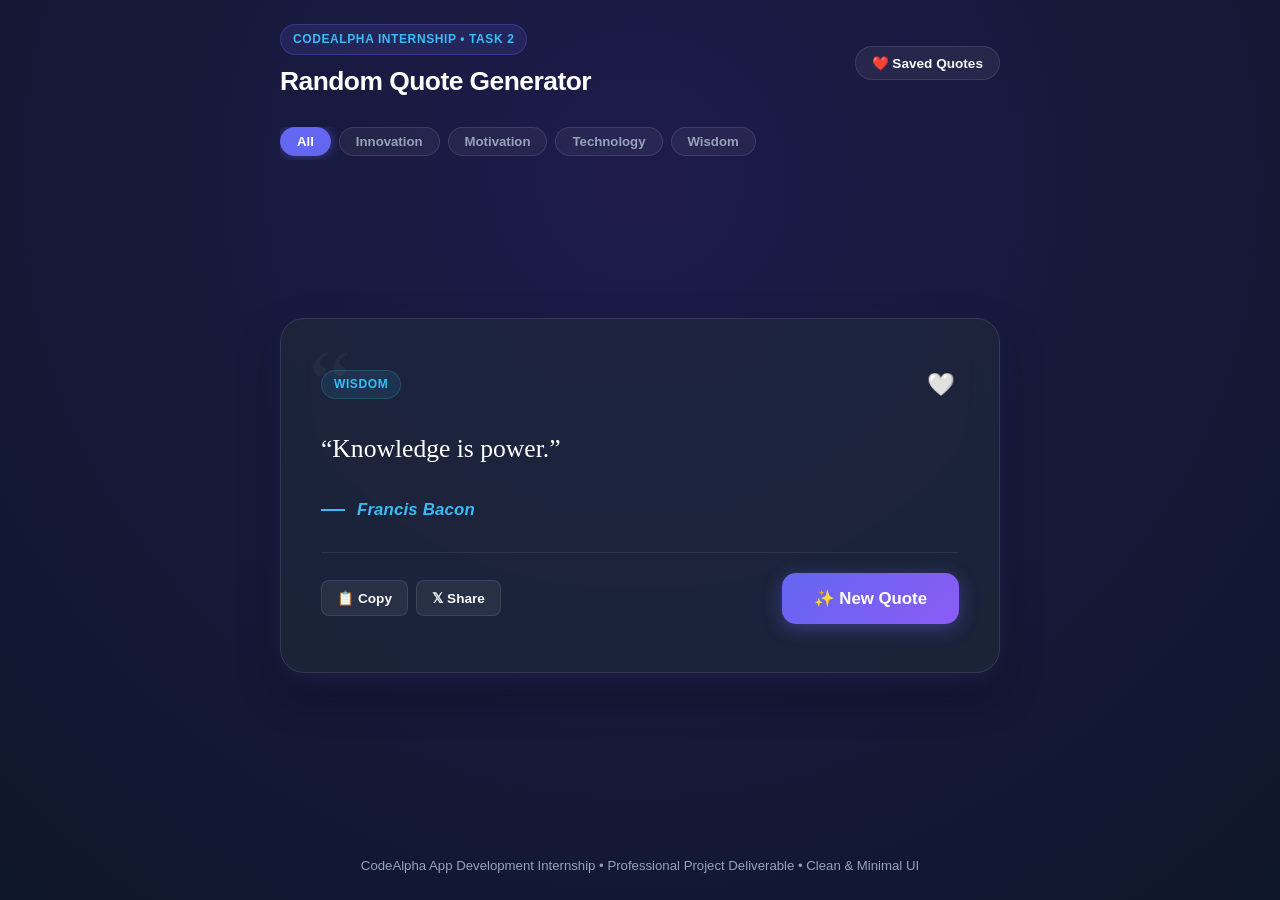
<file: index.html>
<!DOCTYPE html>
<html lang="en">
<head>
  <meta charset="UTF-8">
  <meta name="viewport" content="width=device-width, initial-scale=1.0">
  <title>Random Quote Generator — CodeAlpha Internship</title>
  <link rel="stylesheet" href="css/style.css">
  <link rel="icon" href="data:image/svg+xml,<svg xmlns=%22http://www.w3.org/2000/svg%22 viewBox=%220 0 100 100%22><text y=%22.9em%22 font-size=%2290%22>💬</text></svg>">
</head>
<body>

  <!-- App Header -->
  <header class="app-header">
    <div>
      <span class="brand-badge">CodeAlpha Internship • Task 2</span>
      <h1 class="brand-title">Random Quote Generator</h1>
    </div>
    <div>
      <button id="btnOpenFavorites" class="btn-favorites-drawer" title="View Bookmarked Quotes">
        <span>❤️ Saved Quotes</span>
      </button>
    </div>
  </header>

  <!-- Category Pills Filter Bar -->
  <nav class="category-filter-bar" id="categoryFilters" aria-label="Quote categories"></nav>

  <!-- Main Container -->
  <main class="app-container">

    <!-- Quote Card -->
    <article class="quote-card" id="quoteCard">
      <div class="quote-decor-mark" aria-hidden="true">“</div>

      <!-- Card Top: Category and Favorite Toggle -->
      <div class="quote-header-info">
        <span id="quoteCategory" class="quote-category-tag">General</span>
        <button id="btnFavToggle" class="btn-fav-toggle" aria-label="Save quote to favorites" title="Save to favorites">
          🤍
        </button>
      </div>

      <!-- Quote Body -->
      <blockquote class="quote-content" id="quoteText">
        Loading inspirational quote...
      </blockquote>

      <!-- Author Attribution -->
      <div class="quote-author-wrapper">
        <div class="author-dash" aria-hidden="true"></div>
        <cite id="quoteAuthor" class="quote-author">Author Name</cite>
      </div>

      <!-- Actions Row -->
      <div class="quote-actions-row">
        <div class="utility-buttons">
          <button id="btnCopy" class="btn-icon" title="Copy quote to clipboard" aria-label="Copy quote">
            <span>📋 Copy</span>
          </button>
          <button id="btnTweet" class="btn-icon" title="Share quote on X / Twitter" aria-label="Share on Twitter">
            <span>𝕏 Share</span>
          </button>
        </div>

        <button id="btnNewQuote" class="btn-new-quote" aria-label="Fetch next random quote">
          <span>✨ New Quote</span>
        </button>
      </div>
    </article>

  </main>

  <!-- Favorites Modal -->
  <div id="favoritesModal" class="modal-backdrop" role="dialog" aria-modal="true" aria-labelledby="favModalTitle">
    <div class="modal-dialog">
      <div class="modal-header">
        <h2 id="favModalTitle" class="modal-title">Saved Quotes</h2>
        <button id="btnCloseFavorites" class="modal-close-btn" aria-label="Close modal">&times;</button>
      </div>
      <div class="modal-body" id="favoritesList">
        <!-- Rendered dynamically -->
      </div>
    </div>
  </div>

  <!-- Toast Notification Container -->
  <div id="toastContainer" class="toast-container" aria-live="polite"></div>

  <!-- Footer -->
  <footer class="app-footer">
    <p>CodeAlpha App Development Internship &bull; Professional Project Deliverable &bull; Clean & Minimal UI</p>
  </footer>

  <script type="module" src="js/app.js"></script>
</body>
</html>
</file>
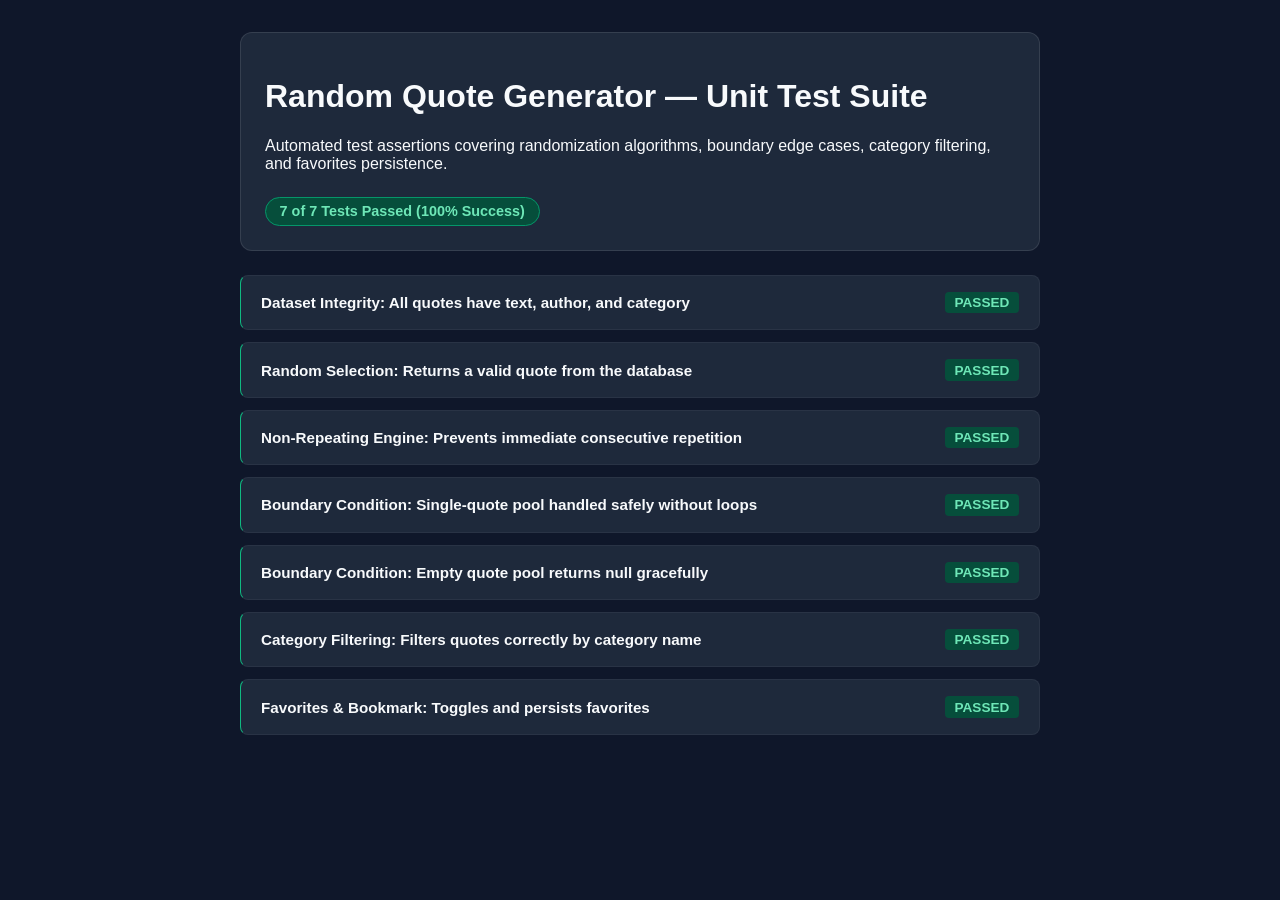
<file: tests/test-runner.html>
<!DOCTYPE html>
<html lang="en">
<head>
  <meta charset="UTF-8">
  <meta name="viewport" content="width=device-width, initial-scale=1.0">
  <title>Automated Test Suite — Random Quote Generator</title>
  <style>
    body {
      font-family: -apple-system, BlinkMacSystemFont, "Segoe UI", Roboto, sans-serif;
      max-width: 800px;
      margin: 2rem auto;
      padding: 0 1rem;
      background: #0f172a;
      color: #f8fafc;
    }
    .header {
      background: #1e293b;
      padding: 1.5rem;
      border-radius: 12px;
      border: 1px solid rgba(255,255,255,0.1);
      margin-bottom: 1.5rem;
    }
    .summary-badge {
      display: inline-block;
      padding: 0.35rem 0.85rem;
      border-radius: 9999px;
      font-weight: 700;
      font-size: 0.9rem;
      margin-top: 0.5rem;
    }
    .badge-success { background: #064e3b; color: #6ee7b7; border: 1px solid #059669; }
    .badge-fail { background: #7f1d1d; color: #fca5a5; border: 1px solid #dc2626; }
    .test-list {
      display: flex;
      flex-direction: column;
      gap: 0.75rem;
    }
    .test-item {
      background: #1e293b;
      padding: 1rem 1.25rem;
      border-radius: 8px;
      border-left: 5px solid #475569;
      display: flex;
      justify-content: space-between;
      align-items: center;
      border: 1px solid rgba(255,255,255,0.05);
    }
    .test-item.pass { border-left-color: #10b981; }
    .test-item.fail { border-left-color: #ef4444; background: #2d1515; }
    .test-title { font-weight: 600; font-size: 0.95rem; }
    .test-status { font-weight: 700; font-size: 0.85rem; padding: 0.2rem 0.6rem; border-radius: 4px; }
    .test-status.pass { background: #064e3b; color: #6ee7b7; }
    .test-status.fail { background: #7f1d1d; color: #fca5a5; }
    .test-error { font-size: 0.8rem; color: #fca5a5; margin-top: 0.25rem; }
  </style>
</head>
<body>

  <div class="header">
    <h1>Random Quote Generator — Unit Test Suite</h1>
    <p>Automated test assertions covering randomization algorithms, boundary edge cases, category filtering, and favorites persistence.</p>
    <div id="testSummary" class="summary-badge">Running tests...</div>
  </div>

  <div id="testContainer" class="test-list"></div>

  <script type="module">
    import { QUOTES_DATABASE } from '../js/quotes-data.js';
    import { QuoteEngine } from '../js/quote-engine.js';

    const testResults = [];
    const container = document.getElementById('testContainer');
    const summary = document.getElementById('testSummary');

    function assert(condition, message) {
      if (!condition) {
        throw new Error(message || 'Assertion failed');
      }
    }

    function runTest(name, testFn) {
      try {
        testFn();
        testResults.push({ name, passed: true });
      } catch (err) {
        testResults.push({ name, passed: false, error: err.message });
      }
    }

    // --- TEST EXECUTION ---

    runTest('Dataset Integrity: All quotes have text, author, and category', () => {
      assert(QUOTES_DATABASE.length >= 10, 'Database should contain a healthy collection of quotes');
      QUOTES_DATABASE.forEach((q, idx) => {
        assert(q.id, `Quote at index ${idx} must have an ID`);
        assert(q.text && q.text.trim().length > 0, `Quote ${q.id} must have non-empty text`);
        assert(q.author && q.author.trim().length > 0, `Quote ${q.id} must have an author`);
        assert(q.category && q.category.trim().length > 0, `Quote ${q.id} must have a category`);
      });
    });

    runTest('Random Selection: Returns a valid quote from the database', () => {
      const engine = new QuoteEngine(QUOTES_DATABASE);
      const quote = engine.getRandomQuote();
      assert(quote !== null, 'Returned quote must not be null');
      assert(typeof quote.text === 'string', 'Returned quote must have a string text');
      assert(typeof quote.author === 'string', 'Returned quote must have an author');
    });

    runTest('Non-Repeating Engine: Prevents immediate consecutive repetition', () => {
      const engine = new QuoteEngine(QUOTES_DATABASE);
      const firstQuote = engine.getRandomQuote();
      const secondQuote = engine.getRandomQuote();
      assert(firstQuote.id !== secondQuote.id, 'Consecutive quote selections must be distinct');
    });

    runTest('Boundary Condition: Single-quote pool handled safely without loops', () => {
      const singleQuoteData = [{ id: 'solo-1', text: 'Lone quote', author: 'Solo', category: 'General' }];
      const engine = new QuoteEngine(singleQuoteData);
      
      const q1 = engine.getRandomQuote();
      const q2 = engine.getRandomQuote();
      assert(q1.id === 'solo-1', 'Must return the lone quote');
      assert(q2.id === 'solo-1', 'Must safely return the lone quote on subsequent calls without hanging');
    });

    runTest('Boundary Condition: Empty quote pool returns null gracefully', () => {
      const engine = new QuoteEngine([]);
      const result = engine.getRandomQuote();
      assert(result === null, 'Must return null when pool is empty');
    });

    runTest('Category Filtering: Filters quotes correctly by category name', () => {
      const engine = new QuoteEngine(QUOTES_DATABASE);
      engine.setCategory('Technology');
      const filtered = engine.getFilteredQuotes();
      assert(filtered.length > 0, 'Technology category must contain items');
      filtered.forEach(q => {
        assert(q.category.toLowerCase() === 'technology', 'All items in filtered list must match category');
      });
    });

    runTest('Favorites & Bookmark: Toggles and persists favorites', () => {
      const engine = new QuoteEngine(QUOTES_DATABASE);
      const testId = 'q-1';
      
      // Ensure clean initial test state
      if (engine.isFavorite(testId)) {
        engine.toggleFavorite(testId);
      }
      assert(engine.isFavorite(testId) === false, 'Quote should not be favorited initially');

      const isFavNow = engine.toggleFavorite(testId);
      assert(isFavNow === true, 'Toggling should mark quote as favorited');
      assert(engine.isFavorite(testId) === true, 'isFavorite should return true');

      const favQuotes = engine.getFavoriteQuotes();
      assert(favQuotes.some(q => q.id === testId), 'getFavoriteQuotes should include favorited quote');

      const untoggled = engine.toggleFavorite(testId);
      assert(untoggled === false, 'Toggling again should remove from favorites');
      assert(engine.isFavorite(testId) === false, 'Quote should no longer be favorited');
    });

    // --- RENDER RESULTS ---
    let passedCount = 0;
    container.innerHTML = '';

    testResults.forEach(res => {
      if (res.passed) passedCount++;
      const item = document.createElement('div');
      item.className = `test-item ${res.passed ? 'pass' : 'fail'}`;
      item.innerHTML = `
        <div>
          <div class="test-title">${res.name}</div>
          ${res.error ? `<div class="test-error">${res.error}</div>` : ''}
        </div>
        <span class="test-status ${res.passed ? 'pass' : 'fail'}">${res.passed ? 'PASSED' : 'FAILED'}</span>
      `;
      container.appendChild(item);
    });

    const allPassed = passedCount === testResults.length;
    summary.className = `summary-badge ${allPassed ? 'badge-success' : 'badge-fail'}`;
    summary.textContent = `${passedCount} of ${testResults.length} Tests Passed (${allPassed ? '100% Success' : 'Failures Detected'})`;
  </script>
</body>
</html>
</file>
<file: css/style.css>
/**
 * CodeAlpha - Random Quote Generator
 * Minimalist, Clean, and Elegant UI Design System
 */

:root {
  --primary: #6366f1;
  --primary-hover: #4f46e5;
  --primary-light: #e0e7ff;
  --bg-color: #0f172a;
  --card-bg: rgba(30, 41, 59, 0.7);
  --card-border: rgba(255, 255, 255, 0.1);
  --text-main: #f8fafc;
  --text-muted: #94a3b8;
  --text-accent: #38bdf8;
  --accent-pink: #f43f5e;
  --radius-sm: 8px;
  --radius-md: 14px;
  --radius-lg: 24px;
  --shadow-glow: 0 10px 30px -10px rgba(99, 102, 241, 0.3);
  --font-serif: "Georgia", Cambria, "Times New Roman", Times, serif;
  --font-sans: -apple-system, BlinkMacSystemFont, "Segoe UI", Roboto, sans-serif;
}

*, *::before, *::after {
  box-sizing: border-box;
  margin: 0;
  padding: 0;
}

body {
  font-family: var(--font-sans);
  background: radial-gradient(circle at 50% 20%, #1e1b4b 0%, #0f172a 100%);
  color: var(--text-main);
  min-height: 100vh;
  display: flex;
  flex-direction: column;
  padding: 1.5rem;
  line-height: 1.6;
}

/* Header */
.app-header {
  max-width: 720px;
  margin: 0 auto 1.5rem;
  width: 100%;
  display: flex;
  justify-content: space-between;
  align-items: center;
  flex-wrap: wrap;
  gap: 1rem;
}

.brand-badge {
  display: inline-block;
  background: rgba(99, 102, 241, 0.15);
  border: 1px solid rgba(99, 102, 241, 0.3);
  color: var(--text-accent);
  font-size: 0.75rem;
  font-weight: 700;
  padding: 0.3rem 0.75rem;
  border-radius: 9999px;
  text-transform: uppercase;
  letter-spacing: 0.05em;
  margin-bottom: 0.35rem;
}

.brand-title {
  font-size: 1.65rem;
  font-weight: 800;
  color: #ffffff;
  letter-spacing: -0.02em;
}

.btn-favorites-drawer {
  background: rgba(255, 255, 255, 0.06);
  border: 1px solid var(--card-border);
  color: var(--text-main);
  padding: 0.5rem 1rem;
  border-radius: 9999px;
  font-size: 0.85rem;
  font-weight: 600;
  cursor: pointer;
  display: inline-flex;
  align-items: center;
  gap: 0.4rem;
  transition: all 0.2s ease;
}

.btn-favorites-drawer:hover {
  background: rgba(255, 255, 255, 0.12);
  transform: translateY(-1px);
}

/* Category Filter Bar */
.category-filter-bar {
  max-width: 720px;
  margin: 0 auto 1.5rem;
  width: 100%;
  display: flex;
  gap: 0.5rem;
  overflow-x: auto;
  padding-bottom: 0.25rem;
  scrollbar-width: thin;
}

.category-pill {
  background: rgba(255, 255, 255, 0.05);
  border: 1px solid var(--card-border);
  color: var(--text-muted);
  font-family: inherit;
  font-size: 0.825rem;
  font-weight: 600;
  padding: 0.4rem 1rem;
  border-radius: 9999px;
  cursor: pointer;
  white-space: nowrap;
  transition: all 0.2s ease;
}

.category-pill:hover {
  color: var(--text-main);
  background: rgba(255, 255, 255, 0.1);
}

.category-pill.is-active {
  background: var(--primary);
  color: #ffffff;
  border-color: var(--primary);
  box-shadow: 0 0 12px rgba(99, 102, 241, 0.5);
}

/* Main Layout */
.app-container {
  max-width: 720px;
  margin: auto;
  width: 100%;
  display: flex;
  flex-direction: column;
  gap: 1.5rem;
}

/* Quote Card */
.quote-card {
  background: var(--card-bg);
  backdrop-filter: blur(16px);
  -webkit-backdrop-filter: blur(16px);
  border: 1px solid var(--card-border);
  border-radius: var(--radius-lg);
  padding: 3rem 2.5rem;
  box-shadow: var(--shadow-glow), 0 20px 40px rgba(0, 0, 0, 0.4);
  position: relative;
  overflow: hidden;
  display: flex;
  flex-direction: column;
  gap: 1.75rem;
  transition: transform 0.3s ease;
}

.quote-decor-mark {
  position: absolute;
  top: 1rem;
  left: 1.75rem;
  font-size: 6rem;
  line-height: 1;
  font-family: var(--font-serif);
  color: rgba(255, 255, 255, 0.04);
  pointer-events: none;
  user-select: none;
}

.quote-header-info {
  display: flex;
  justify-content: space-between;
  align-items: center;
}

.quote-category-tag {
  font-size: 0.75rem;
  font-weight: 700;
  text-transform: uppercase;
  letter-spacing: 0.05em;
  color: var(--text-accent);
  background: rgba(56, 189, 248, 0.1);
  border: 1px solid rgba(56, 189, 248, 0.2);
  padding: 0.25rem 0.75rem;
  border-radius: 9999px;
}

.btn-fav-toggle {
  background: transparent;
  border: none;
  font-size: 1.4rem;
  cursor: pointer;
  color: var(--text-muted);
  transition: transform 0.2s, color 0.2s;
  padding: 0.25rem;
  display: flex;
  align-items: center;
  justify-content: center;
}

.btn-fav-toggle:hover {
  transform: scale(1.15);
}

.btn-fav-toggle.is-favorited {
  color: var(--accent-pink);
}

.quote-content {
  font-family: var(--font-serif);
  font-size: 1.6rem;
  line-height: 1.5;
  color: #ffffff;
  position: relative;
  z-index: 1;
  transition: opacity 0.25s ease, transform 0.25s ease;
}

.quote-content.fade-out {
  opacity: 0;
  transform: translateY(8px);
}

.quote-author-wrapper {
  display: flex;
  align-items: center;
  gap: 0.75rem;
}

.author-dash {
  width: 24px;
  height: 2px;
  background: var(--text-accent);
}

.quote-author {
  font-family: var(--font-sans);
  font-size: 1.05rem;
  font-weight: 600;
  color: var(--text-accent);
  letter-spacing: 0.01em;
}

/* Secondary Action Bar (Copy, Tweet) */
.quote-actions-row {
  display: flex;
  align-items: center;
  justify-content: space-between;
  padding-top: 1.25rem;
  border-top: 1px solid rgba(255, 255, 255, 0.08);
}

.utility-buttons {
  display: flex;
  gap: 0.5rem;
}

.btn-icon {
  background: rgba(255, 255, 255, 0.06);
  border: 1px solid var(--card-border);
  color: var(--text-main);
  padding: 0.55rem 0.95rem;
  border-radius: var(--radius-sm);
  font-size: 0.85rem;
  font-weight: 600;
  cursor: pointer;
  display: inline-flex;
  align-items: center;
  gap: 0.4rem;
  transition: all 0.2s ease;
}

.btn-icon:hover {
  background: rgba(255, 255, 255, 0.12);
  color: #ffffff;
}

/* Primary "New Quote" Button */
.btn-new-quote {
  background: linear-gradient(135deg, #6366f1 0%, #8b5cf6 100%);
  color: #ffffff;
  border: none;
  font-family: inherit;
  font-size: 1.05rem;
  font-weight: 700;
  padding: 0.95rem 2rem;
  border-radius: var(--radius-md);
  cursor: pointer;
  display: inline-flex;
  align-items: center;
  gap: 0.6rem;
  box-shadow: 0 4px 18px rgba(99, 102, 241, 0.4);
  transition: all 0.25s ease;
}

.btn-new-quote:hover {
  filter: brightness(1.1);
  transform: translateY(-2px);
  box-shadow: 0 6px 24px rgba(99, 102, 241, 0.55);
}

.btn-new-quote:active {
  transform: translateY(0);
}

/* Toast Container */
.toast-container {
  position: fixed;
  bottom: 2rem;
  right: 2rem;
  display: flex;
  flex-direction: column;
  gap: 0.5rem;
  z-index: 1000;
}

.toast {
  background: #1e293b;
  color: #ffffff;
  padding: 0.75rem 1.25rem;
  border-radius: var(--radius-sm);
  font-size: 0.875rem;
  box-shadow: 0 10px 25px rgba(0, 0, 0, 0.5);
  border-left: 4px solid var(--text-accent);
  animation: toastIn 0.25s ease;
}

@keyframes toastIn {
  from { opacity: 0; transform: translateY(10px); }
  to { opacity: 1; transform: translateY(0); }
}

/* Favorites Modal */
.modal-backdrop {
  position: fixed;
  inset: 0;
  background: rgba(15, 23, 42, 0.75);
  backdrop-filter: blur(6px);
  display: flex;
  align-items: center;
  justify-content: center;
  padding: 1.5rem;
  z-index: 2000;
  opacity: 0;
  pointer-events: none;
  transition: opacity 0.25s ease;
}

.modal-backdrop.is-active {
  opacity: 1;
  pointer-events: auto;
}

.modal-dialog {
  background: #1e293b;
  border: 1px solid var(--card-border);
  width: 100%;
  max-width: 580px;
  max-height: 80vh;
  display: flex;
  flex-direction: column;
  border-radius: var(--radius-md);
  box-shadow: 0 25px 50px rgba(0, 0, 0, 0.6);
}

.modal-header {
  padding: 1.25rem 1.5rem;
  border-bottom: 1px solid rgba(255, 255, 255, 0.08);
  display: flex;
  justify-content: space-between;
  align-items: center;
}

.modal-title {
  font-size: 1.15rem;
  font-weight: 700;
  color: #ffffff;
}

.modal-close-btn {
  background: none;
  border: none;
  font-size: 1.4rem;
  color: var(--text-muted);
  cursor: pointer;
}

.modal-body {
  padding: 1.25rem 1.5rem;
  overflow-y: auto;
  display: flex;
  flex-direction: column;
  gap: 1rem;
}

.favorite-item {
  background: rgba(255, 255, 255, 0.04);
  border: 1px solid var(--card-border);
  padding: 1rem;
  border-radius: var(--radius-sm);
  display: flex;
  flex-direction: column;
  gap: 0.5rem;
}

.fav-item-text {
  font-family: var(--font-serif);
  font-size: 1rem;
  color: #f1f5f9;
}

.fav-item-author {
  font-size: 0.85rem;
  color: var(--text-accent);
  font-weight: 600;
}

/* Footer */
.app-footer {
  max-width: 720px;
  margin: 2rem auto 0;
  text-align: center;
  font-size: 0.825rem;
  color: var(--text-muted);
  padding-top: 1rem;
}

@media (max-width: 600px) {
  .quote-card {
    padding: 2rem 1.5rem;
  }
  .quote-content {
    font-size: 1.3rem;
  }
  .quote-actions-row {
    flex-direction: column-reverse;
    gap: 1rem;
    align-items: stretch;
  }
  .btn-new-quote {
    width: 100%;
    justify-content: center;
  }
  .utility-buttons {
    justify-content: center;
  }
}
</file>
